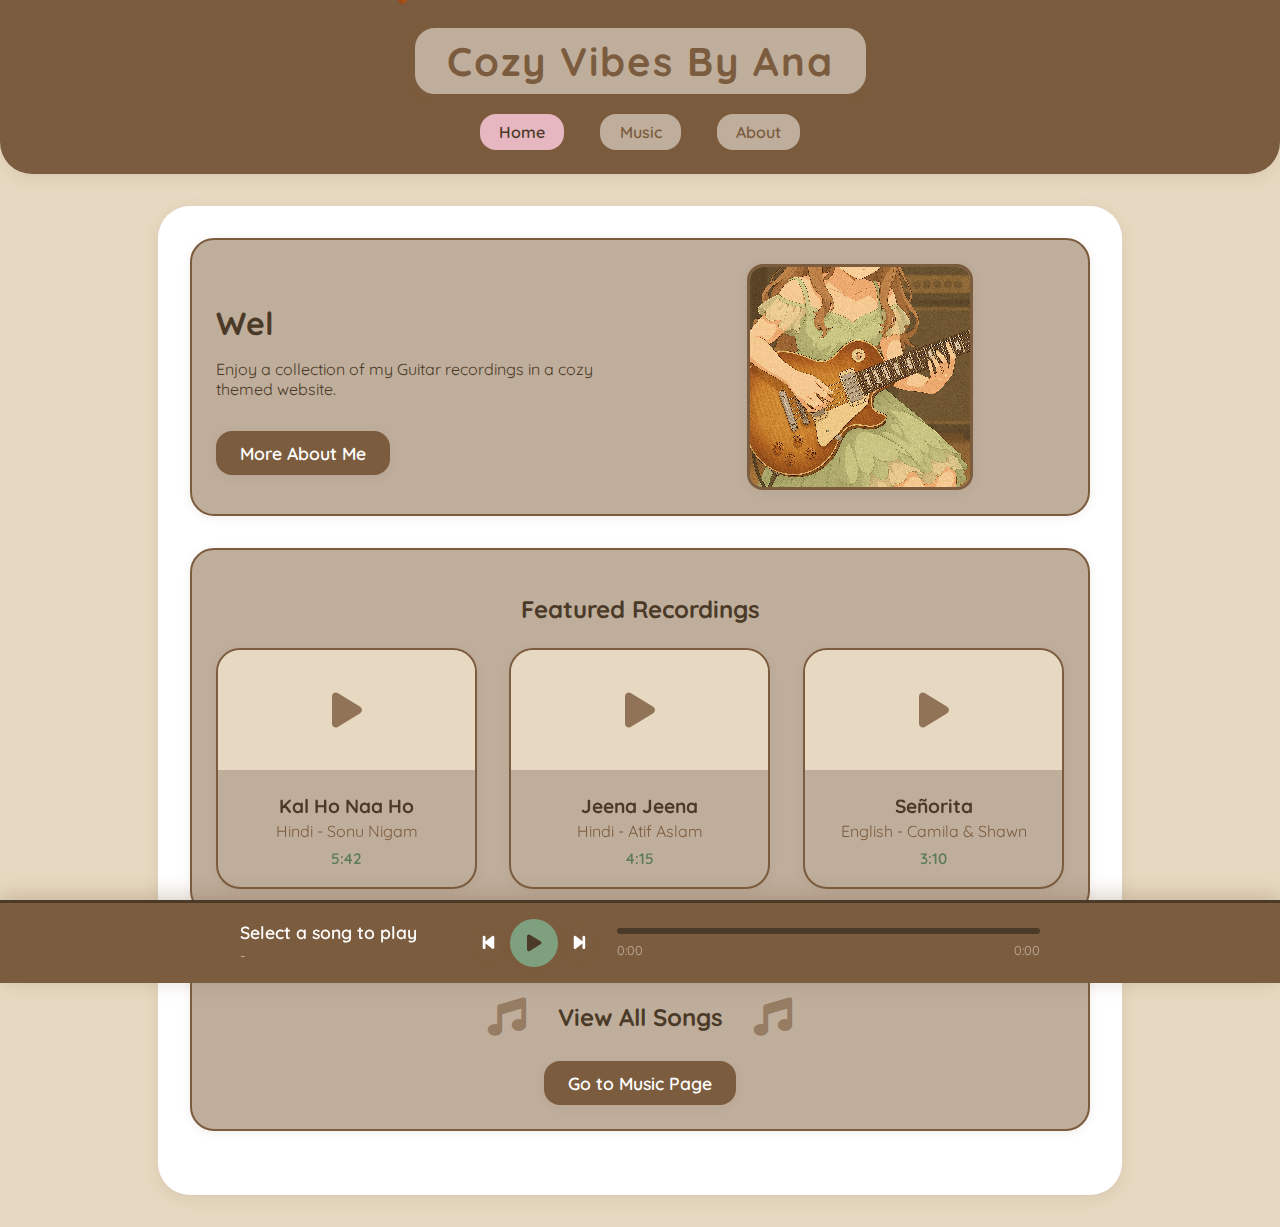
<file: index.html>
<!DOCTYPE html>
<html lang="en">
<head>
  <meta charset="UTF-8">
  <meta name="viewport" content="width=device-width, initial-scale=1.0">
  <title>Music Website</title>
  <link rel="stylesheet" href="styles.css">
  <link rel="stylesheet" href="https://cdnjs.cloudflare.com/ajax/libs/font-awesome/6.0.0/css/all.min.css">
</head>
<body>
  <header>
    <div class="logo">Cozy Vibes By Ana</div>
    <nav>
      <a href="index.html" class="active">Home</a>
      <a href="music.html">Music</a>
      <a href="about.html">About</a>
    </nav>
  </header>
  <main>
    <div class="card card-hero">
      <div class="hero-text" style="margin-top: 6rem;">
        <h1>Welcome to Cozy Vibes</h1>
        <p>Enjoy a collection of my Guitar recordings in a cozy themed website.</p>
        <!-- Remove the text and previous button, add a single centered button -->
        <div style="display: flex; justify-content: flex-start; margin-top: 2rem;">
          <a href="about.html" class="button" style="margin-bottom: 0.5rem;">More About Me</a>
        </div>
      </div>
      <div class="hero-image">
        <img src="ghibli/guitarHand.png" alt="Guitar with Hand" class="pixel-art" width="100%" style="max-width:220px;display:block;">
      </div>
    </div>
    <div class="card">
      <h2 style="text-align:center;">Featured Recordings</h2>
      <img src="ghibli/leaf1.png" alt="Leaf 1" class="falling-leaf leaf1">
      <img src="ghibli/leaf2.png" alt="Leaf 2" class="falling-leaf leaf2">
      <img src="ghibli/leaf3.png" alt="Leaf 3" class="falling-leaf leaf3">
      <img src="ghibli/leaf4.png" alt="Leaf 4" class="falling-leaf leaf4">
      <div class="music-grid">
        <div class="music-card" data-src="Music/Kal Ho Naa Ho - Sonu Nigam.mp3" data-language="Hindi">
          <div class="music-cover">
            <div class="cover-art">
              <i class="fas fa-play"></i>
            </div>
          </div>
          <div class="music-info">
            <h3>Kal Ho Naa Ho</h3>
            <p>Hindi - Sonu Nigam</p>
            <div class="music-duration">5:42</div>
          </div>
        </div>
        <div class="music-card" data-src="Music/Jeena Jeena - Atif Aslam.mp3" data-language="Hindi">
          <div class="music-cover">
            <div class="cover-art">
              <i class="fas fa-play"></i>
            </div>
          </div>
          <div class="music-info">
            <h3>Jeena Jeena</h3>
            <p>Hindi - Atif Aslam</p>
            <div class="music-duration">4:15</div>
          </div>
        </div>
        <div class="music-card" data-src="Music/Señorita -  Camila Cabello and Shawn Mendes.mp3" data-language="English">
          <div class="music-cover">
            <div class="cover-art">
              <i class="fas fa-play"></i>
            </div>
          </div>
          <div class="music-info">
            <h3>Señorita</h3>
            <p>English - Camila & Shawn</p>
            <div class="music-duration">3:10</div>
          </div>
        </div>
      </div>
    </div>
    <div class="card centered">
      <h2 style="display:flex; align-items:center; justify-content:center; gap:1.3em; font-size:1.5em;">
        <span style="color:#7c5c3e; opacity:0.6; font-size:1.6em;"><i class="fas fa-music"></i></span>
        View All Songs
        <span style="color:#7c5c3e; opacity:0.6; font-size:1.6em;"><i class="fas fa-music"></i></span>
      </h2>
      <a href="music.html" class="button">Go to Music Page</a>
    </div>
    
    <!-- Audio Player -->
    <div id="audioPlayer" class="audio-player">
      <div class="player-content">
        <div class="track-info">
          <div id="currentTrack" class="track-title">Select a song to play</div>
          <div id="currentArtist" class="track-artist">-</div>
        </div>
        <div class="player-controls">
          <button id="prevBtn" class="control-btn">
            <i class="fas fa-step-backward"></i>
          </button>
          <button id="playBtn" class="control-btn play-btn">
            <i class="fas fa-play"></i>
          </button>
          <button id="nextBtn" class="control-btn">
            <i class="fas fa-step-forward"></i>
          </button>
        </div>
        <div class="progress-container">
          <div class="progress-bar">
            <div id="progressFill" class="progress-fill"></div>
          </div>
          <div class="time-display">
            <span id="currentTime">0:00</span>
            <span id="totalTime">0:00</span>
          </div>
        </div>
      </div>
    </div>
    
    <!-- Audio Player -->
  </main>
  <script src="script.js"></script>
</body>
</html>
</file>
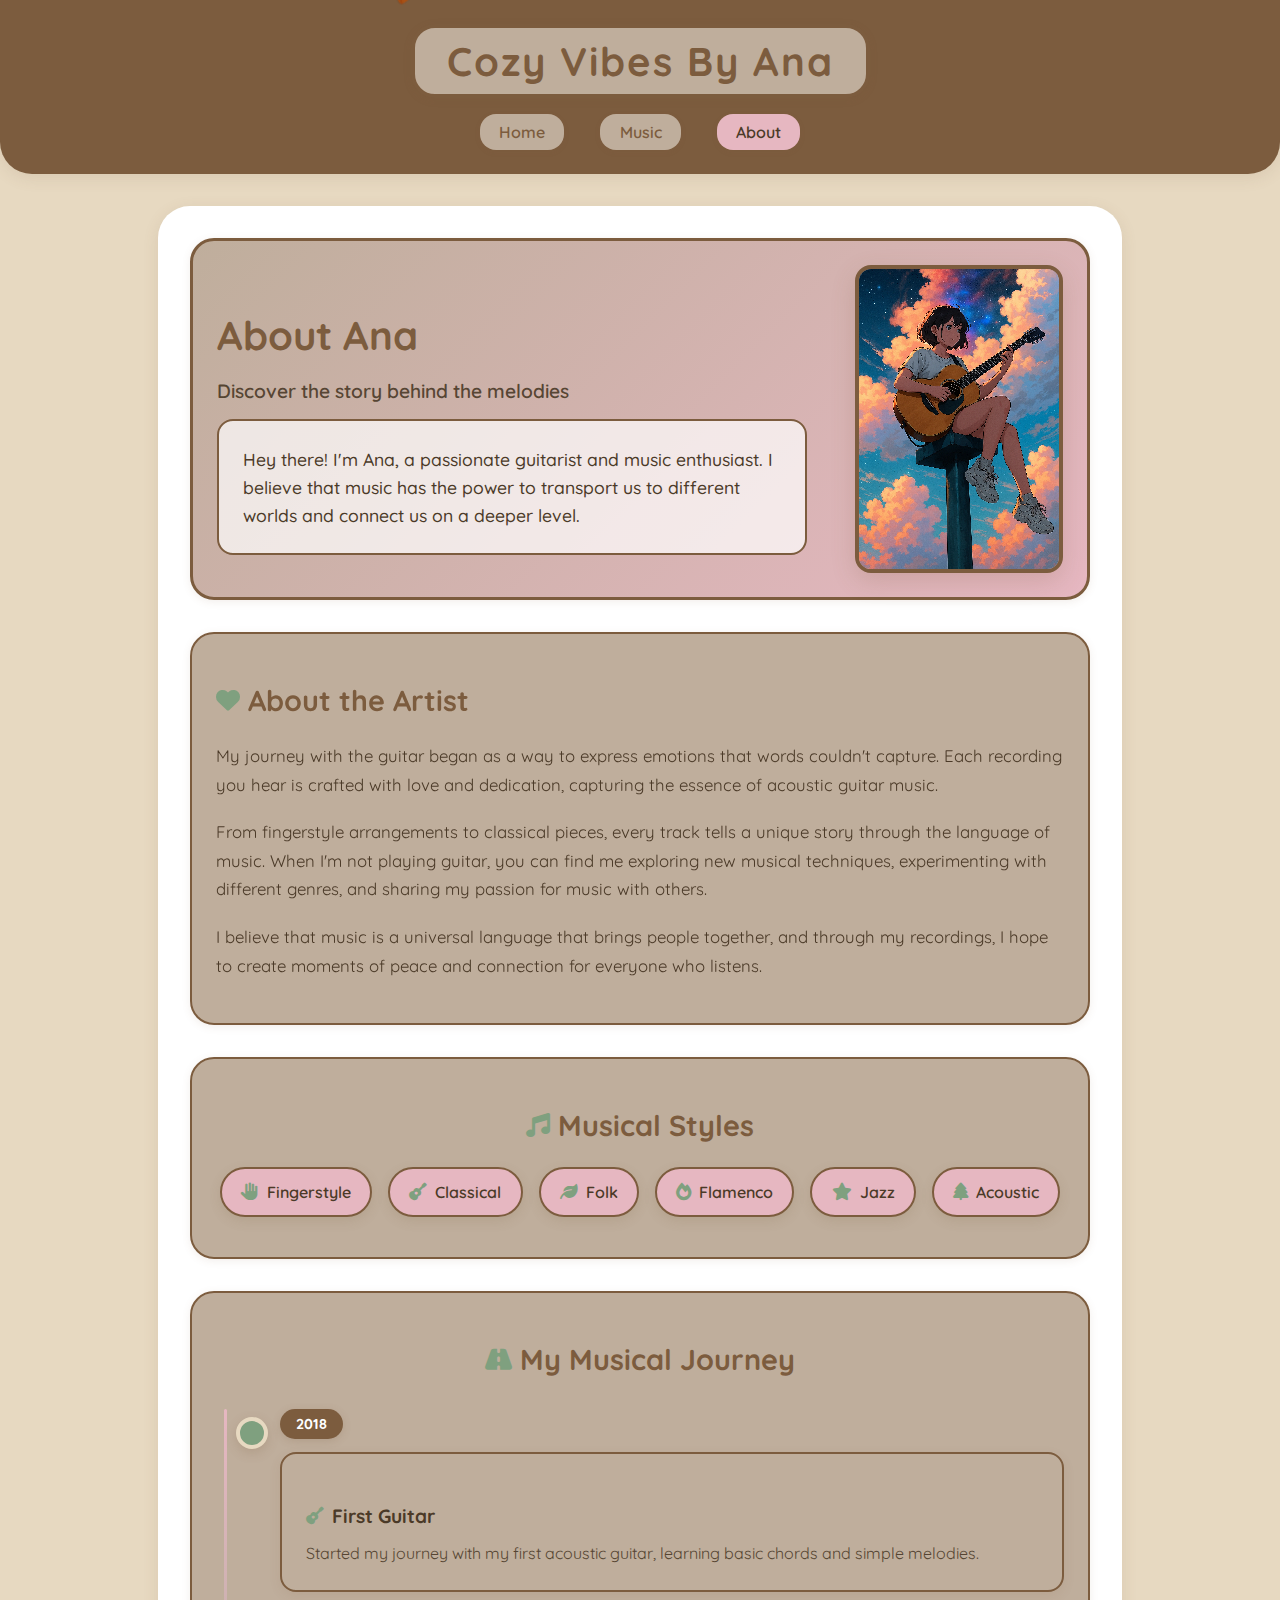
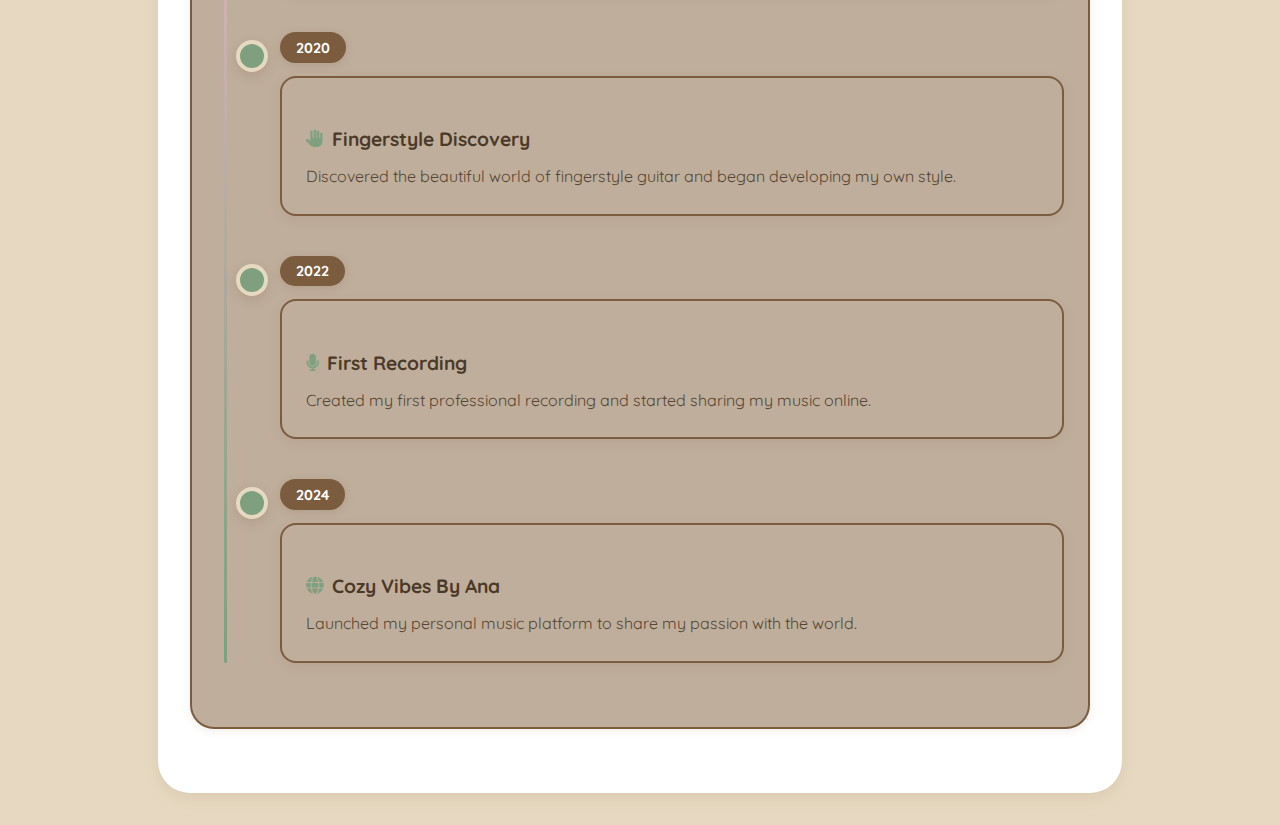
<file: about.html>
<!DOCTYPE html>
<html lang="en">
<head>
    <meta charset="UTF-8">
    <meta name="viewport" content="width=device-width, initial-scale=1.0">
    <title>About | Cozy Vibes By Ana</title>
    <link rel="stylesheet" href="styles.css">
    <link rel="stylesheet" href="https://cdnjs.cloudflare.com/ajax/libs/font-awesome/6.0.0/css/all.min.css">
</head>
<body>
    <header>
        <div class="logo">Cozy Vibes By Ana</div>
        <nav>
            <a href="index.html">Home</a>
            <a href="music.html">Music</a>
            <a href="about.html" class="active">About</a>
        </nav>
    </header>
    <main>
        <!-- Hero Section with Image -->
        <div class="card about-hero">
            <div class="about-hero-content">
                <div class="about-hero-text">
                    <h1>About Ana</h1>
                    <p class="subtitle">Discover the story behind the melodies</p>
                    <div class="about-intro">
                        <p>Hey there! I'm Ana, a passionate guitarist and music enthusiast. I believe that music has the power to transport us to different worlds and connect us on a deeper level.</p>
                    </div>
                </div>
                <div class="about-hero-image">
                    <img src="ghibli/other.png" alt="About Ana" class="pixel-art">
                </div>
            </div>
        </div>

        <!-- About Content -->
        <div class="card">
            <div class="about-content">
                <div class="about-text">
                    <h2><i class="fas fa-heart"></i> About the Artist</h2>
                    <p>My journey with the guitar began as a way to express emotions that words couldn't capture. Each recording you hear is crafted with love and dedication, capturing the essence of acoustic guitar music.</p>
                    
                    <p>From fingerstyle arrangements to classical pieces, every track tells a unique story through the language of music. When I'm not playing guitar, you can find me exploring new musical techniques, experimenting with different genres, and sharing my passion for music with others.</p>
                    
                    <p>I believe that music is a universal language that brings people together, and through my recordings, I hope to create moments of peace and connection for everyone who listens.</p>
                </div>
                </div>
            </div>

        <!-- Skills Section -->
        <div class="card">
            <div class="skills-section">
                <h2><i class="fas fa-music"></i> Musical Styles</h2>
                <div class="skills">
                    <span class="skill-tag"><i class="fas fa-hand-paper"></i> Fingerstyle</span>
                    <span class="skill-tag"><i class="fas fa-guitar"></i> Classical</span>
                    <span class="skill-tag"><i class="fas fa-leaf"></i> Folk</span>
                    <span class="skill-tag"><i class="fas fa-fire"></i> Flamenco</span>
                    <span class="skill-tag"><i class="fas fa-star"></i> Jazz</span>
                    <span class="skill-tag"><i class="fas fa-tree"></i> Acoustic</span>
                </div>
                </div>
            </div>

        <!-- Timeline Section -->
        <div class="card">
            <div class="journey-section">
                <h2><i class="fas fa-road"></i> My Musical Journey</h2>
                <div class="timeline">
                    <div class="timeline-item">
                        <div class="timeline-year">2018</div>
                        <div class="timeline-content">
                            <h4><i class="fas fa-guitar"></i> First Guitar</h4>
                            <p>Started my journey with my first acoustic guitar, learning basic chords and simple melodies.</p>
                        </div>
                    </div>
                    <div class="timeline-item">
                        <div class="timeline-year">2020</div>
                        <div class="timeline-content">
                            <h4><i class="fas fa-hand-paper"></i> Fingerstyle Discovery</h4>
                            <p>Discovered the beautiful world of fingerstyle guitar and began developing my own style.</p>
                        </div>
                    </div>
                    <div class="timeline-item">
                        <div class="timeline-year">2022</div>
                        <div class="timeline-content">
                            <h4><i class="fas fa-microphone"></i> First Recording</h4>
                            <p>Created my first professional recording and started sharing my music online.</p>
                        </div>
                    </div>
                    <div class="timeline-item">
                        <div class="timeline-year">2024</div>
                        <div class="timeline-content">
                            <h4><i class="fas fa-globe"></i> Cozy Vibes By Ana</h4>
                            <p>Launched my personal music platform to share my passion with the world.</p>
                        </div>
                    </div>
                </div>
            </div>
        </div>

        <!-- Stats Section (Redesigned) removed as per user request -->
    </main>

    <script src="script.js"></script>
    <img src="ghibli/leaf1.png" alt="Leaf 1" class="falling-leaf leaf1">
    <img src="ghibli/leaf2.png" alt="Leaf 2" class="falling-leaf leaf2">
    <img src="ghibli/leaf3.png" alt="Leaf 3" class="falling-leaf leaf3">
    <img src="ghibli/leaf4.png" alt="Leaf 4" class="falling-leaf leaf4">
</body>
</html>
</file>
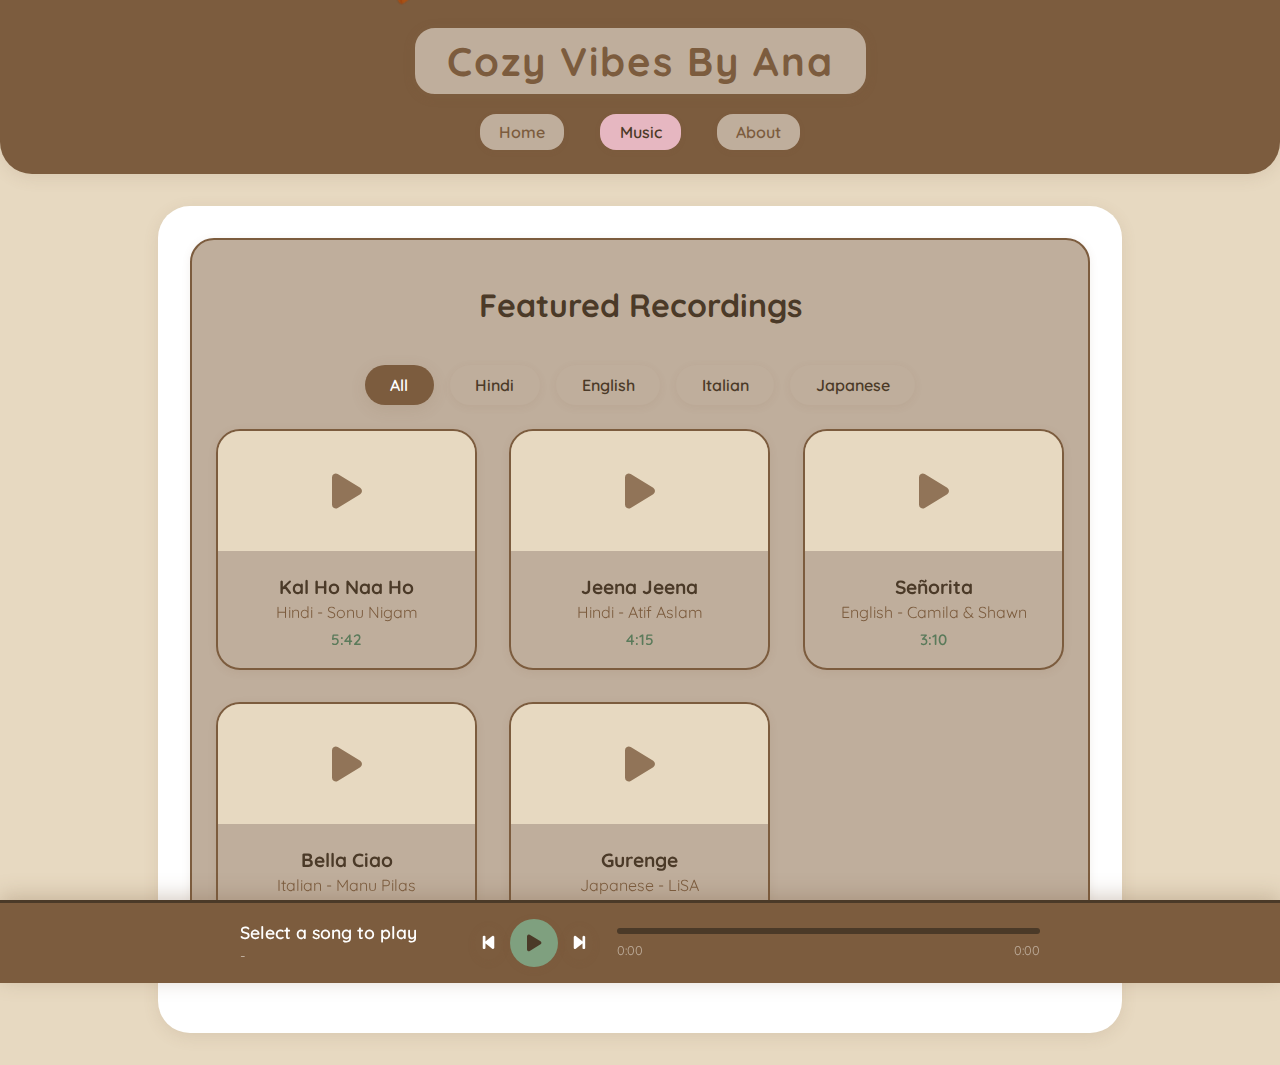
<file: music.html>
<!DOCTYPE html>
<html lang="en">
<head>
  <meta charset="UTF-8">
  <meta name="viewport" content="width=device-width, initial-scale=1.0">
  <title>Music | Cozy Music</title>
  <link rel="stylesheet" href="styles.css">
  <link rel="stylesheet" href="https://cdnjs.cloudflare.com/ajax/libs/font-awesome/6.0.0/css/all.min.css">
</head>
<body>
  <header>
    <div class="logo">Cozy Vibes By Ana</div>
    <nav>
      <a href="index.html">Home</a>
      <a href="music.html" class="active">Music</a>
      <a href="about.html">About</a>
    </nav>
  </header>
  <main>
    <div class="card">
      <h1 style="text-align:center;">Featured Recordings</h1>
      <div class="filter-section">
        <button class="filter-btn active" data-filter="all">All</button>
        <button class="filter-btn" data-filter="Hindi">Hindi</button>
        <button class="filter-btn" data-filter="English">English</button>
        <button class="filter-btn" data-filter="Italian">Italian</button>
        <button class="filter-btn" data-filter="Japanese">Japanese</button>
      </div>
      <div class="music-grid">
        <!-- Song cards updated with real songs from Sounds folder -->
        <div class="music-card" data-src="Music/Kal Ho Naa Ho - Sonu Nigam.mp3" data-language="Hindi">
          <div class="music-cover">
            <div class="cover-art">
              <i class="fas fa-play"></i>
            </div>
          </div>
          <div class="music-info">
            <h3>Kal Ho Naa Ho</h3>
            <p>Hindi - Sonu Nigam</p>
            <div class="music-duration">5:42</div>
          </div>
        </div>
        <div class="music-card" data-src="Music/Jeena Jeena - Atif Aslam.mp3" data-language="Hindi">
          <div class="music-cover">
            <div class="cover-art">
              <i class="fas fa-play"></i>
            </div>
          </div>
          <div class="music-info">
            <h3>Jeena Jeena</h3>
            <p>Hindi - Atif Aslam</p>
            <div class="music-duration">4:15</div>
          </div>
        </div>
        <div class="music-card" data-src="Music/Señorita -  Camila Cabello and Shawn Mendes.mp3" data-language="English">
          <div class="music-cover">
            <div class="cover-art">
              <i class="fas fa-play"></i>
            </div>
          </div>
          <div class="music-info">
            <h3>Señorita</h3>
            <p>English - Camila & Shawn</p>
            <div class="music-duration">3:10</div>
          </div>
        </div>
        <div class="music-card" data-src="Music/Bella Ciao - Manu Pilas.mp3" data-language="Italian">
          <div class="music-cover">
            <div class="cover-art">
              <i class="fas fa-play"></i>
            </div>
          </div>
          <div class="music-info">
            <h3>Bella Ciao</h3>
            <p>Italian - Manu Pilas</p>
            <div class="music-duration">3:45</div>
          </div>
        </div>
        <div class="music-card" data-src="Music/Demon Slayer Gurenge - LiSA.mp3" data-language="Japanese">
          <div class="music-cover">
            <div class="cover-art">
              <i class="fas fa-play"></i>
            </div>
          </div>
          <div class="music-info">
            <h3>Gurenge</h3>
            <p>Japanese - LiSA</p>
            <div class="music-duration">3:58</div>
          </div>
        </div>
      </div>
    </div>
    
    <!-- Audio Player -->
    <div id="audioPlayer" class="audio-player">
      <div class="player-content">
        <div class="track-info">
          <div id="currentTrack" class="track-title">Select a song to play</div>
          <div id="currentArtist" class="track-artist">-</div>
        </div>
        <div class="player-controls">
          <button id="prevBtn" class="control-btn">
            <i class="fas fa-step-backward"></i>
          </button>
          <button id="playBtn" class="control-btn play-btn">
            <i class="fas fa-play"></i>
          </button>
          <button id="nextBtn" class="control-btn">
            <i class="fas fa-step-forward"></i>
          </button>
        </div>
        <div class="progress-container">
          <div class="progress-bar">
            <div id="progressFill" class="progress-fill"></div>
          </div>
          <div class="time-display">
            <span id="currentTime">0:00</span>
            <span id="totalTime">0:00</span>
          </div>
        </div>
      </div>
    </div>
  </main>
  <script src="script.js"></script>
  <img src="ghibli/leaf1.png" alt="Leaf 1" class="falling-leaf leaf1">
  <img src="ghibli/leaf2.png" alt="Leaf 2" class="falling-leaf leaf2">
  <img src="ghibli/leaf3.png" alt="Leaf 3" class="falling-leaf leaf3">
  <img src="ghibli/leaf4.png" alt="Leaf 4" class="falling-leaf leaf4">
</body>
</html>
</file>
<file: styles.css>
/* Cozy Pixel-Art Theme CSS */
@import url('https://fonts.googleapis.com/css2?family=Quicksand:wght@400;700&display=swap');

:root {
  --cozy-bg: #e7d9c1;
  --cozy-brown: #7c5c3e;
  --cozy-dark: #4b3a28;
  --cozy-accent: #bfae9c;
  --cozy-pink: #e6b7c1;
  --cozy-green: #7fa07f;
  --cozy-green-dark: #5a7a5a;
  --cozy-blue: #7fa0b2;
  --cozy-shadow: 0 4px 16px rgba(124, 92, 62, 0.12);
  
  /* Audio player variables */
  --card-bg: #fff;
  --border-color: #e0e0e0;
  --text-primary: var(--cozy-dark);
  --text-secondary: #666;
  --accent-color: var(--cozy-brown);
  --accent-hover: var(--cozy-green);
}

body {
  background: var(--cozy-bg);
  color: var(--cozy-dark);
  font-family: 'Quicksand', Arial, sans-serif;
  margin: 0;
  padding: 0;
  min-height: 100vh;
}

header {
  background: var(--cozy-brown);
  color: #fff;
  padding: 1.5rem 0 2rem 0;
  text-align: center;
  border-bottom-left-radius: 2rem;
  border-bottom-right-radius: 2rem;
  box-shadow: var(--cozy-shadow);
}

.logo {
  font-size: 2.5rem;
  font-weight: 700;
  letter-spacing: 2px;
  margin-bottom: 0.5rem;
  font-family: 'Quicksand', Arial, sans-serif;
  display: inline-block;
  background: var(--cozy-accent);
  color: var(--cozy-brown);
  padding: 0.5rem 2rem;
  border-radius: 1.5rem;
  box-shadow: 0 2px 8px rgba(124, 92, 62, 0.10);
  border: 4px solid var(--cozy-brown);
}

nav {
  margin: 1rem 0 0 0;
}
nav a {
  color: var(--cozy-brown);
  background: var(--cozy-accent);
  text-decoration: none;
  font-weight: 600;
  margin: 0 1rem;
  padding: 0.5rem 1.2rem;
  border-radius: 1rem;
  transition: background 0.2s, color 0.2s, box-shadow 0.2s;
  box-shadow: 0 2px 6px rgba(124, 92, 62, 0.08);
}
nav a:hover, nav a.active {
  background: var(--cozy-pink);
  color: var(--cozy-dark);
}

main {
  max-width: 900px;
  margin: 2rem auto;
  padding: 2rem;
  background: #fff;
  border-radius: 2rem;
  box-shadow: var(--cozy-shadow);
}

.card {
  background: var(--cozy-accent);
  border: 2px solid var(--cozy-brown);
  border-radius: 1.5rem;
  box-shadow: 0 2px 8px rgba(124, 92, 62, 0.10);
  padding: 1.5rem;
  margin-bottom: 2rem;
  transition: transform 0.2s, box-shadow 0.2s;
}
.card:hover {
  transform: translateY(-4px) scale(1.02);
  box-shadow: 0 8px 24px rgba(124, 92, 62, 0.18);
}
.card.centered {
  display: flex;
        flex-direction: column;
        align-items: center;
  justify-content: center;
  text-align: center;
}
.card-hero {
    display: flex;
    align-items: center;
  justify-content: space-between;
    gap: 2rem;
}
.card-hero .hero-text {
  flex: 1 1 0;
}
.card-hero .hero-image {
  flex: 1 1 0;
    display: flex;
    justify-content: center;
}
.card-hero .hero-text h1 {
  margin-bottom: 0.5rem;
  margin-top: -4rem;
}

button, .button {
  background: var(--cozy-brown);
  color: #fff;
  border: none;
  border-radius: 1rem;
  padding: 0.7rem 1.5rem;
    font-size: 1.1rem;
  font-family: 'Quicksand', Arial, sans-serif;
    font-weight: 600;
    cursor: pointer;
  box-shadow: 0 2px 8px rgba(124, 92, 62, 0.10);
  transition: background 0.2s, box-shadow 0.2s;
}
button:hover, .button:hover {
  background: var(--cozy-green);
  color: var(--cozy-dark);
}
.button {
  text-decoration: none;
}
.button:hover {
  text-decoration: none;
}

img.pixel-art {
  image-rendering: pixelated;
  border-radius: 1rem;
  box-shadow: 0 2px 8px rgba(124, 92, 62, 0.10);
  border: 3px solid var(--cozy-brown);
  background: var(--cozy-accent);
}

.music-grid {
    display: grid;
  grid-template-columns: repeat(auto-fit, minmax(240px, 1fr));
  gap: 2rem;
    margin-top: 1.5rem;
}
.music-card {
  border: 2px solid var(--cozy-brown);
  border-radius: 1.5rem;
  box-shadow: 0 2px 8px rgba(124, 92, 62, 0.10);
  transition: transform 0.2s, box-shadow 0.2s;
  cursor: pointer;
    overflow: hidden;
  display: flex;
  flex-direction: column;
  align-items: stretch;
}
.music-card:hover {
  transform: translateY(-4px) scale(1.02);
  box-shadow: 0 8px 24px rgba(124, 92, 62, 0.18);
}

.music-card.playing {
  border: 3px solid var(--cozy-green);
  box-shadow: 0 8px 24px rgba(127, 160, 127, 0.3);
  transform: translateY(-2px) scale(1.01);
}

.music-card.playing .cover-art {
  color: var(--cozy-green);
  opacity: 1;
}

.music-cover {
  background: var(--cozy-bg);
    display: flex;
    align-items: center;
    justify-content: center;
  height: 120px;
  position: relative;
}
.cover-art {
  font-size: 2.5rem;
  color: var(--cozy-brown);
  opacity: 0.8;
}
.play-overlay {
    position: absolute;
  top: 0; left: 0; right: 0; bottom: 0;
  background: rgba(255,255,255,0.6);
    display: flex;
    align-items: center;
    justify-content: center;
    opacity: 0;
  transition: opacity 0.2s;
}
.music-card:hover .play-overlay {
    opacity: 1;
}
.play-overlay i {
  font-size: 2rem;
  color: var(--cozy-green);
}
.music-info {
  padding: 1rem 1.2rem 1.2rem 1.2rem;
  text-align: center;
}
.music-info h3 {
  margin: 0.5rem 0 0.2rem 0;
  font-size: 1.2rem;
  color: var(--cozy-dark);
}
.music-info p {
  margin: 0 0 0.5rem 0;
  color: var(--cozy-brown);
  font-size: 1rem;
}
.music-duration {
  color: var(--cozy-green-dark);
    font-weight: 600;
  font-size: 0.95rem;
}

/* About Page Styles */
.about-hero {
  background: linear-gradient(135deg, var(--cozy-accent) 0%, var(--cozy-pink) 100%);
  border: 3px solid var(--cozy-brown);
  margin-bottom: 2rem;
}

.about-hero-content {
  display: flex;
  align-items: center;
  gap: 3rem;
  flex-wrap: wrap;
}

.about-hero-text {
  flex: 1;
  min-width: 300px;
}

.about-hero-text h1 {
  color: var(--cozy-brown);
  font-size: 2.5rem;
  margin-bottom: 0.5rem;
  text-align: left;
}

.about-hero-image {
  flex: 0 0 auto;
  display: flex;
  justify-content: center;
  align-items: center;
}

.about-hero-image img {
  max-width: 200px;
  width: 100%;
  border: 4px solid var(--cozy-brown);
  box-shadow: 0 8px 24px rgba(124, 92, 62, 0.2);
}

.about-intro {
  background: rgba(255, 255, 255, 0.7);
  padding: 1.5rem;
  border-radius: 1rem;
  margin-top: 1rem;
  border: 2px solid var(--cozy-brown);
}

.about-intro p {
  color: var(--cozy-dark);
  font-size: 1.1rem;
  line-height: 1.6;
  margin: 0;
  font-weight: 500;
}

.subtitle {
  color: var(--cozy-dark);
  font-size: 1.2rem;
  margin-bottom: 1rem;
  text-align: left;
  opacity: 0.9;
  font-weight: 600;
}

.about-content {
  margin: 1rem 0;
}

.about-text h2 {
  color: var(--cozy-brown);
  margin-bottom: 1.5rem;
  font-size: 1.8rem;
  display: flex;
  align-items: center;
  gap: 0.5rem;
}

.about-text h2 i {
  color: var(--cozy-green);
  font-size: 1.5rem;
}

.about-text p {
  line-height: 1.7;
  margin-bottom: 1.2rem;
  color: var(--cozy-dark);
  font-size: 1.05rem;
}

.skills-section {
  margin: 1rem 0;
  text-align: center;
}

.skills-section h2 {
  color: var(--cozy-brown);
  margin-bottom: 1.5rem;
  font-size: 1.8rem;
  display: flex;
  align-items: center;
  justify-content: center;
  gap: 0.5rem;
}

.skills-section h2 i {
  color: var(--cozy-green);
  font-size: 1.5rem;
}

.skills {
    display: flex;
    flex-wrap: wrap;
  gap: 1rem;
  justify-content: center;
}

.skill-tag {
  background: var(--cozy-pink);
  color: var(--cozy-dark);
  padding: 0.8rem 1.2rem;
  border-radius: 2rem;
  font-size: 1rem;
  font-weight: 600;
  box-shadow: 0 4px 12px rgba(124, 92, 62, 0.15);
  transition: transform 0.2s, box-shadow 0.2s;
  border: 2px solid var(--cozy-brown);
  display: flex;
  align-items: center;
  gap: 0.5rem;
}

.skill-tag i {
  color: var(--cozy-green);
  font-size: 1.1rem;
}

.skill-tag:hover {
  transform: translateY(-3px);
  box-shadow: 0 6px 20px rgba(124, 92, 62, 0.25);
  background: var(--cozy-green);
  color: var(--cozy-dark);
}

.journey-section {
  margin: 1rem 0;
}

.journey-section h2 {
  color: var(--cozy-brown);
  text-align: center;
  margin-bottom: 2rem;
  font-size: 1.8rem;
  display: flex;
  align-items: center;
  justify-content: center;
  gap: 0.5rem;
}

.journey-section h2 i {
  color: var(--cozy-green);
  font-size: 1.5rem;
}

.timeline {
  position: relative;
  padding-left: 2rem;
}

.timeline::before {
  content: '';
  position: absolute;
  left: 0.5rem;
  top: 0;
  bottom: 0;
  width: 3px;
  background: linear-gradient(to bottom, var(--cozy-pink), var(--cozy-green));
  border-radius: 2px;
}

.timeline-item {
  position: relative;
  margin-bottom: 2.5rem;
  padding-left: 2rem;
}

.timeline-item::before {
  content: '';
  position: absolute;
  left: -0.75rem;
  top: 0.5rem;
  width: 1.5rem;
  height: 1.5rem;
  background: var(--cozy-green);
  border-radius: 50%;
  border: 4px solid var(--cozy-bg);
  box-shadow: 0 4px 12px rgba(124, 92, 62, 0.2);
}

.timeline-year {
  background: var(--cozy-brown);
  color: white;
  padding: 0.4rem 1rem;
  border-radius: 1.5rem;
  font-size: 0.9rem;
  font-weight: 700;
  display: inline-block;
  margin-bottom: 0.8rem;
  box-shadow: 0 2px 8px rgba(124, 92, 62, 0.2);
}

.timeline-content {
  background: var(--cozy-accent);
  padding: 1.5rem;
  border-radius: 1rem;
  border: 2px solid var(--cozy-brown);
  box-shadow: 0 4px 12px rgba(124, 92, 62, 0.1);
  transition: transform 0.2s, box-shadow 0.2s;
}

.timeline-content:hover {
  transform: translateX(5px);
  box-shadow: 0 6px 20px rgba(124, 92, 62, 0.2);
}

.timeline-content h4 {
  color: var(--cozy-dark);
  margin-bottom: 0.8rem;
  font-size: 1.2rem;
  display: flex;
  align-items: center;
  gap: 0.5rem;
}

.timeline-content h4 i {
  color: var(--cozy-green);
  font-size: 1.1rem;
}

.timeline-content p {
  color: var(--cozy-dark);
  line-height: 1.6;
  opacity: 0.9;
  margin: 0;
}

.about-visual {
  text-align: center;
  margin: 3rem 0 1rem 0;
}

.about-visual img {
  max-width: 280px;
  width: 100%;
  border-radius: 1.5rem;
  box-shadow: var(--cozy-shadow);
}

.falling-leaf {
  position: fixed;
  top: -60px;
  width: 48px;
  height: auto;
  z-index: 30;
  pointer-events: none;
  opacity: 0.85;
  animation: fall 7s linear infinite;
}
.leaf1 { left: 10vw; animation-delay: 0s; animation-duration: 7s; }
.leaf2 { left: 30vw; animation-delay: 2s; animation-duration: 8s; }
.leaf3 { left: 60vw; animation-delay: 1s; animation-duration: 6.5s; }
.leaf4 { left: 80vw; animation-delay: 3.5s; animation-duration: 9s; }

@keyframes fall {
  0% { transform: translateY(0) rotate(0deg) scale(1); opacity: 0.85; }
  10% { opacity: 1; }
  50% { transform: translateY(50vh) rotate(40deg) scale(1.1); opacity: 1; }
  85% { opacity: 1; }
  100% { transform: translateY(100vh) rotate(-30deg) scale(0.95); opacity: 0; }
}

.filter-section {
  display: flex;
  gap: 1rem;
  justify-content: center;
  margin: 2.5rem 0 1.5rem 0;
}
.filter-btn {
  background: var(--cozy-accent);
  color: var(--cozy-dark);
  border: none;
  border-radius: 2rem;
  padding: 0.6rem 1.6rem;
  font-size: 1rem;
  font-family: inherit;
  cursor: pointer;
  box-shadow: 0 2px 8px rgba(124, 92, 62, 0.08);
  transition: background 0.2s, color 0.2s, box-shadow 0.2s;
}
.filter-btn.active, .filter-btn:hover {
  background: var(--cozy-brown);
  color: #fff;
  box-shadow: 0 4px 16px rgba(124, 92, 62, 0.13);
}

/* Audio Player Styles */
.audio-player {
  position: fixed;
  bottom: 0;
  left: 0;
  right: 0;
  background: var(--cozy-brown);
  border-top: 3px solid var(--cozy-dark);
  box-shadow: 0 -4px 20px rgba(124, 92, 62, 0.3);
  transform: translateY(100%);
  transition: transform 0.3s ease;
  z-index: 1000;
  padding: 1rem;
}

.audio-player.active {
  transform: translateY(0);
}

.player-content {
  max-width: 800px;
  margin: 0 auto;
  display: flex;
  align-items: center;
  gap: 1.5rem;
  flex-wrap: wrap;
}

.track-info {
  flex: 1;
  min-width: 200px;
}

.track-title {
  font-weight: 600;
  color: #fff;
  margin-bottom: 0.25rem;
  font-size: 1.1rem;
}

.track-artist {
  color: var(--cozy-accent);
  font-size: 0.9rem;
}

.player-controls {
  display: flex;
  align-items: center;
  gap: 0.5rem;
}

.control-btn {
  background: none;
  border: none;
  color: #fff;
  cursor: pointer;
  padding: 0.5rem;
  border-radius: 50%;
  transition: all 0.2s ease;
  display: flex;
  align-items: center;
  justify-content: center;
}

.control-btn:hover {
  background: var(--cozy-dark);
  color: var(--cozy-accent);
  transform: scale(1.1);
}

.play-btn {
  background: var(--cozy-green);
  color: var(--cozy-dark);
  width: 3rem;
  height: 3rem;
  font-size: 1.2rem;
}

.play-btn:hover {
  background: var(--cozy-accent);
  transform: scale(1.05);
}

.progress-container {
  flex: 2;
  min-width: 300px;
}

.progress-bar {
  width: 100%;
  height: 6px;
  background: var(--cozy-dark);
  border-radius: 3px;
  cursor: pointer;
  position: relative;
  margin-bottom: 0.5rem;
}

.progress-fill {
  height: 100%;
  background: var(--cozy-green);
  border-radius: 3px;
  width: 0%;
  transition: width 0.1s ease;
}

.time-display {
  display: flex;
  justify-content: space-between;
  font-size: 0.8rem;
  color: var(--cozy-accent);
}

/* Responsive design for audio player */
@media (max-width: 768px) {
  main {
    padding: 1rem;
  }
  .logo {
    font-size: 1.5rem;
    padding: 0.3rem 1rem;
  }
  .card-hero {
    flex-direction: column;
    text-align: center;
    gap: 1rem;
  }
  .card-hero .hero-image {
    justify-content: center;
  }
  .leaf1, .leaf2, .leaf3, .leaf4 {
    width: 32px;
  }
  .player-content {
    flex-direction: column;
    gap: 1rem;
  }
  
  .track-info {
    text-align: center;
  }
  
  .progress-container {
    min-width: 100%;
  }
  
  .volume-control {
    min-width: 100px;
  }
} 

/* Responsive design for about page */
@media (max-width: 768px) {
  .about-hero-content {
    flex-direction: column;
    text-align: center;
    gap: 2rem;
  }
  
  .about-hero-text h1 {
    text-align: center;
    font-size: 2rem;
  }
  
  .about-hero-image img {
    max-width: 150px;
  }
  
  .stats-grid {
    grid-template-columns: 1fr;
    gap: 1.5rem;
  }
  
  .skills {
    gap: 0.8rem;
  }
  
  .skill-tag {
    padding: 0.6rem 1rem;
    font-size: 0.9rem;
  }
  
  .timeline {
    padding-left: 1.5rem;
  }
  
  .timeline-item {
    padding-left: 1.5rem;
  }
} 

@media (max-width: 768px) {
  .stat-item {
    width: 100px;
    height: 100px;
    padding: 0.7rem;
    border-radius: 1rem;
  }
  .stat-item h3 {
    font-size: 1.2rem;
  }
} 

.stats-card {
  margin: 2.5rem 0;
  padding: 2.5rem 1.5rem 2rem 1.5rem;
  background: var(--cozy-accent);
  border-radius: 1.8rem;
  box-shadow: 0 4px 16px rgba(124, 92, 62, 0.10);
  text-align: center;
}

.stats-title {
  color: var(--cozy-brown);
  font-size: 2rem;
  margin-bottom: 2.2rem;
  display: flex;
  align-items: center;
  justify-content: center;
  gap: 0.7rem;
}

.stats-title i {
  color: var(--cozy-green);
  font-size: 1.6rem;
}

.stats-flex {
  display: flex;
  justify-content: center;
  align-items: stretch;
  gap: 2.5rem;
  flex-wrap: wrap;
}

.stat-box {
  background: #fff;
  border: 2px solid var(--cozy-brown);
  border-radius: 1.2rem;
  box-shadow: 0 2px 8px rgba(124, 92, 62, 0.08);
  width: 150px;
  height: 170px;
  display: flex;
  flex-direction: column;
  align-items: center;
  justify-content: center;
  padding: 1.2rem 0.5rem 1rem 0.5rem;
  transition: box-shadow 0.2s, transform 0.2s;
  margin: 0 0.2rem;
}

.stat-box:hover {
  box-shadow: 0 8px 24px rgba(124, 92, 62, 0.18);
  transform: translateY(-6px) scale(1.04);
}

.stat-icon {
  color: var(--cozy-green);
  font-size: 2.2rem;
  margin-bottom: 0.7rem;
}

.stat-number {
  color: var(--cozy-brown);
  font-size: 2.3rem;
  font-weight: 800;
  margin-bottom: 0.3rem;
  letter-spacing: 1px;
}

.stat-label {
  color: var(--cozy-dark);
  font-size: 1.05rem;
  font-weight: 600;
  opacity: 0.95;
  margin-top: 0.2rem;
}

@media (max-width: 900px) {
  .stats-flex {
    gap: 1.2rem;
  }
  .stat-box {
    width: 120px;
    height: 130px;
    padding: 0.8rem 0.2rem 0.7rem 0.2rem;
  }
  .stat-icon {
    font-size: 1.5rem;
  }
  .stat-number {
    font-size: 1.3rem;
  }
  .stat-label {
    font-size: 0.92rem;
  }
}

@media (max-width: 600px) {
  .stats-flex {
    flex-direction: column;
    align-items: center;
    gap: 1.2rem;
  }
  .stat-box {
    width: 90vw;
    max-width: 260px;
    height: 90px;
    padding: 0.7rem 0.2rem 0.7rem 0.2rem;
  }
  .stat-icon {
    font-size: 1.2rem;
  }
  .stat-number {
    font-size: 1.1rem;
  }
} 

.music-card, .about-content, .contact-content {
  will-change: opacity, transform;
}

.falling-leaf {
  will-change: transform, opacity;
}
</file>
